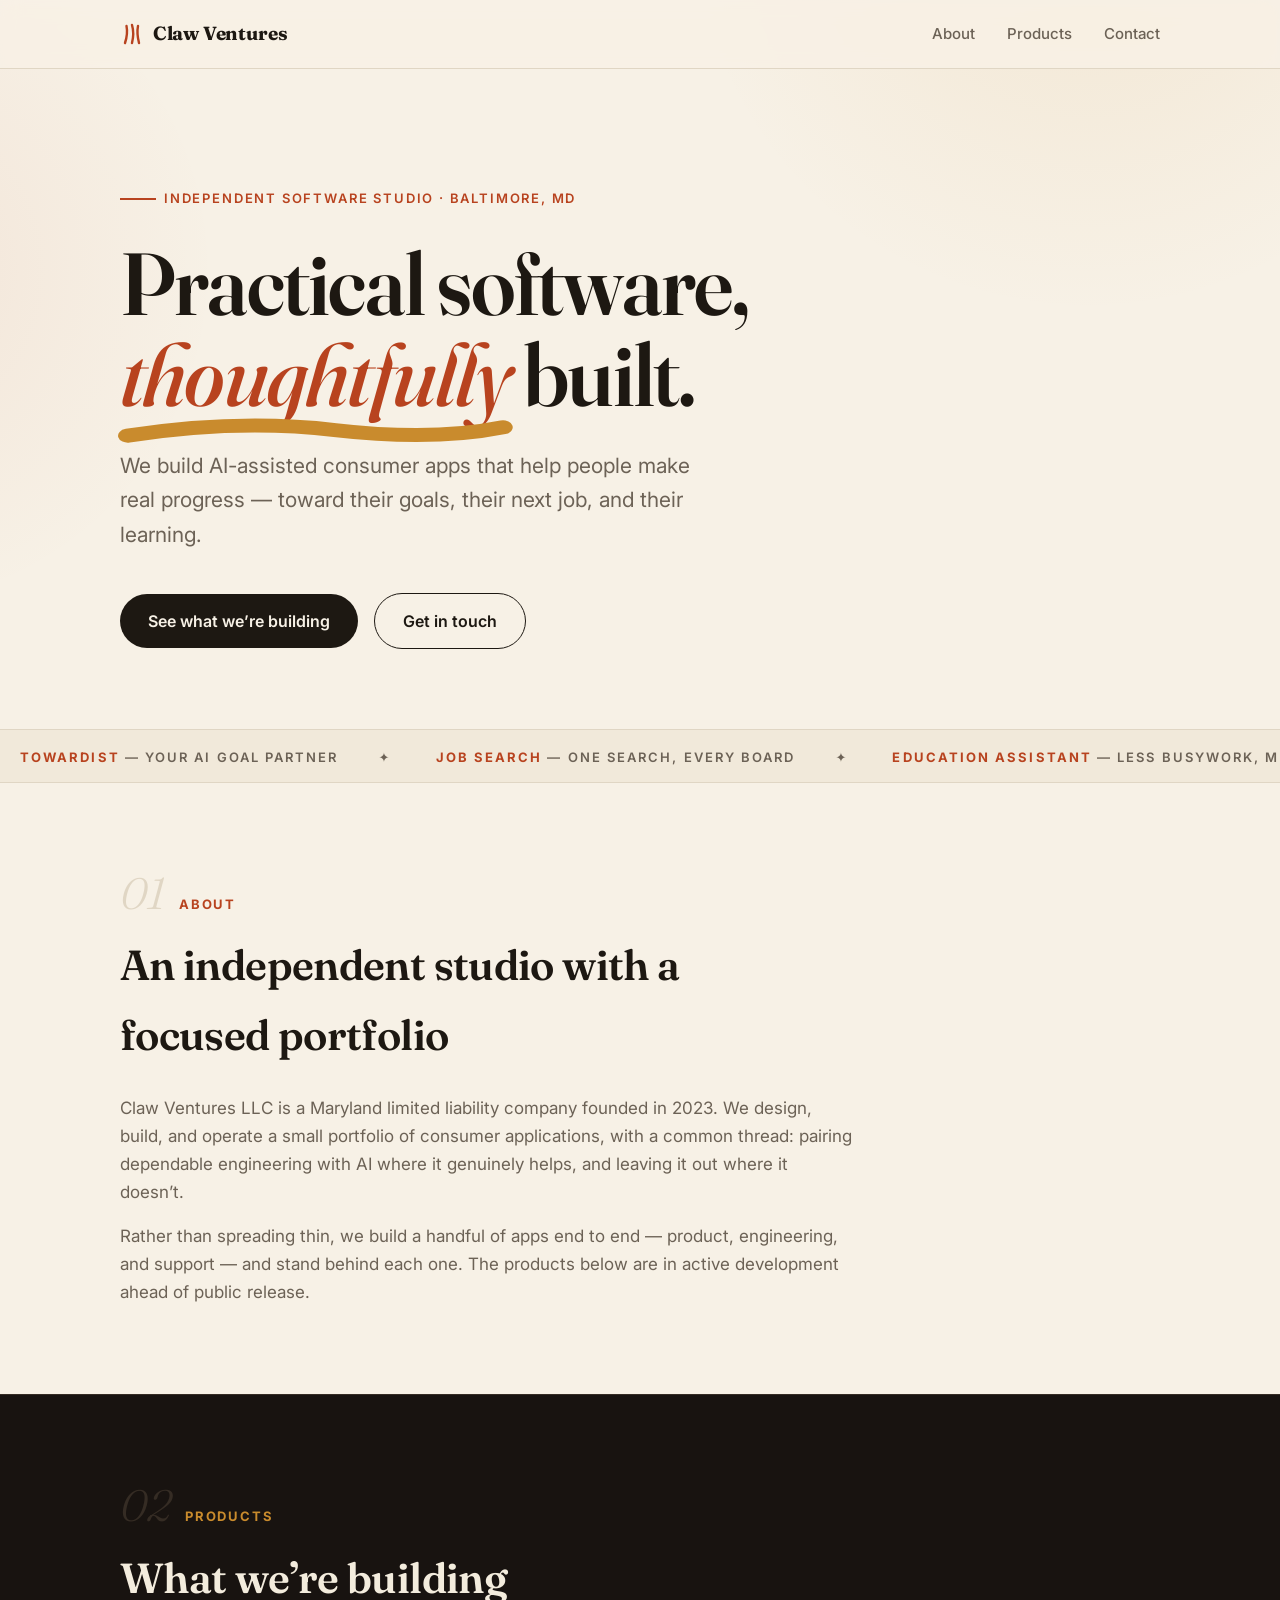
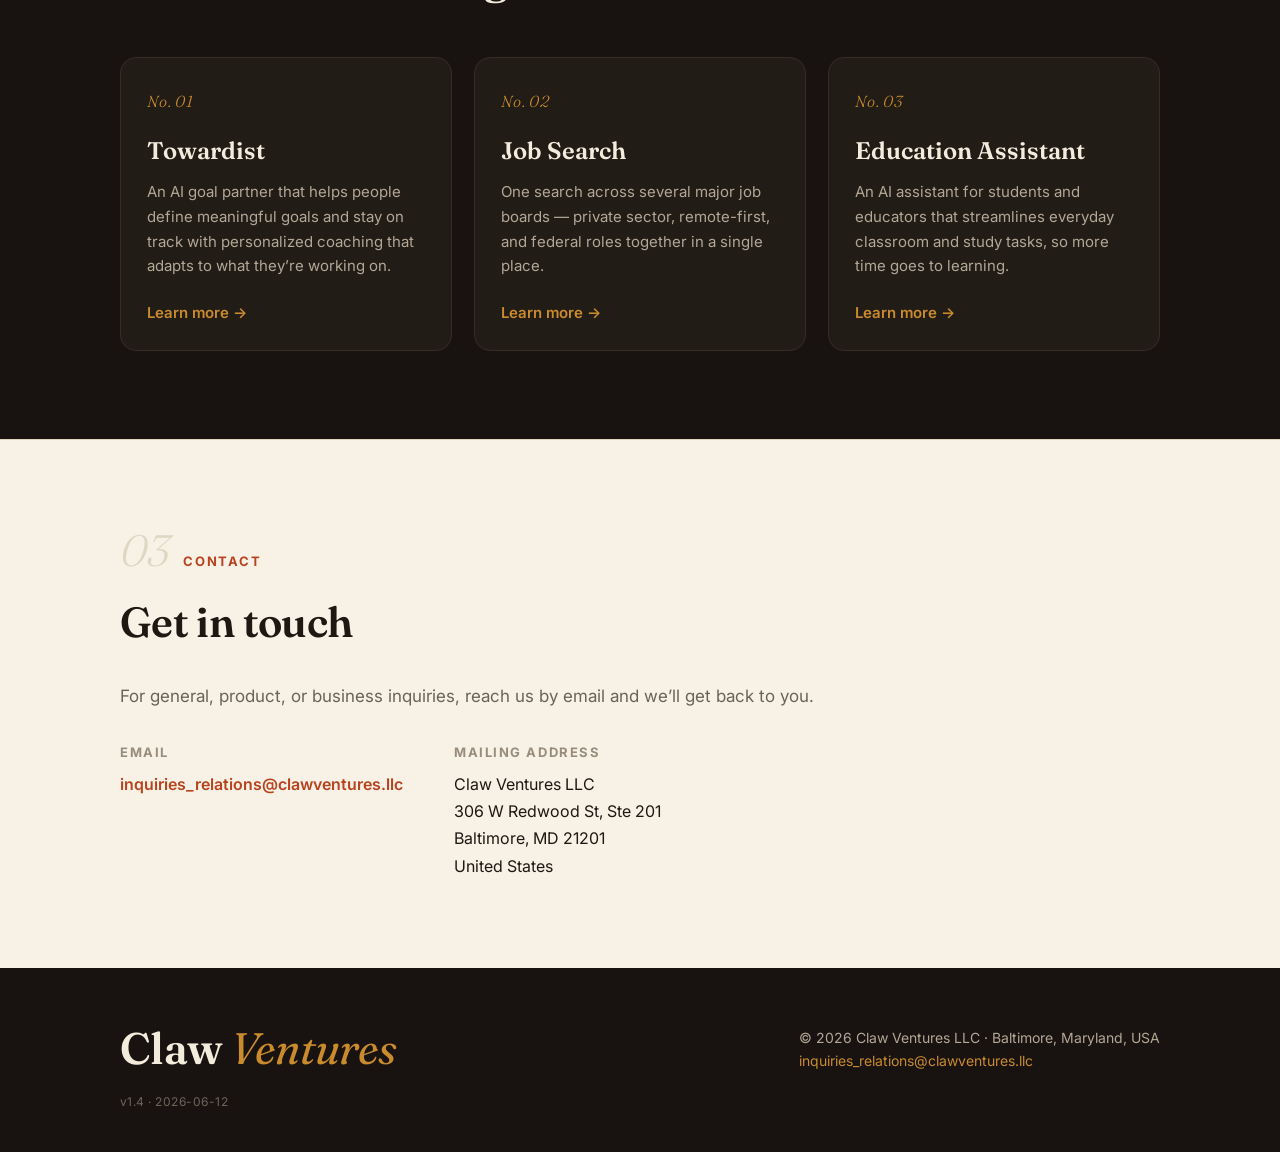
<file: index.html>
<!DOCTYPE html>
<html lang="en">
<head>
  <meta charset="UTF-8" />
  <meta name="viewport" content="width=device-width, initial-scale=1.0" />
  <title>Claw Ventures LLC — Independent Software Studio</title>
  <meta name="description" content="Claw Ventures LLC is an independent software studio in Baltimore, Maryland, building practical AI-assisted consumer apps including Towardist, a unified job search, and an AI education assistant." />
  <meta property="og:title" content="Claw Ventures LLC" />
  <meta property="og:description" content="An independent Maryland software studio building practical, AI-assisted consumer apps." />
  <meta property="og:type" content="website" />
  <meta property="og:url" content="https://clawventures.llc" />
  <link rel="canonical" href="https://clawventures.llc" />
  <link rel="preconnect" href="https://fonts.googleapis.com" />
  <link rel="preconnect" href="https://fonts.gstatic.com" crossorigin />
  <link href="https://fonts.googleapis.com/css2?family=Fraunces:ital,opsz,wght@0,9..144,300..700;1,9..144,300..700&family=Inter:wght@400;500;600;700&display=swap" rel="stylesheet" />
  <link rel="stylesheet" href="style.css?v=1.4" />
</head>
<body>
  <header>
    <div class="wrap">
      <nav>
        <a class="brand" href="index.html">
          <svg class="mark" viewBox="0 0 24 24" aria-hidden="true">
            <g fill="none" stroke="#b8431f" stroke-width="2.4" stroke-linecap="round">
              <path d="M5 21 C7 15, 7.5 9, 6.5 4" />
              <path d="M12 21 C13.5 15, 13.5 8, 12 3" />
              <path d="M19 21 C17.5 15, 17 9, 18 4" />
            </g>
          </svg>
          Claw Ventures
        </a>
        <div class="nav-links">
          <a href="#about">About</a>
          <a href="#products">Products</a>
          <a href="#contact">Contact</a>
        </div>
      </nav>
    </div>
  </header>

  <main id="top">
    <div class="wrap">
      <section class="hero">
        <span class="kicker">Independent software studio &middot; Baltimore, MD</span>
        <h1>Practical software, <em>thoughtfully<svg viewBox="0 0 100 10" preserveAspectRatio="none" aria-hidden="true"><path pathLength="1" d="M2,7 Q30,1 55,5 T98,4" /></svg></em> built.</h1>
        <p class="sub">We build AI-assisted consumer apps that help people make real progress &mdash; toward their goals, their next job, and their learning.</p>
        <a class="btn" href="#products">See what we&rsquo;re building</a>
        <a class="btn ghost" href="#contact">Get in touch</a>
      </section>
    </div>

    <div class="ticker" aria-hidden="true">
      <div class="ticker-track">
        <span><b>Towardist</b> &mdash; your AI goal partner</span><span>&#10022;</span>
        <span><b>Job Search</b> &mdash; one search, every board</span><span>&#10022;</span>
        <span><b>Education Assistant</b> &mdash; less busywork, more learning</span><span>&#10022;</span>
        <span><b>Towardist</b> &mdash; your AI goal partner</span><span>&#10022;</span>
        <span><b>Job Search</b> &mdash; one search, every board</span><span>&#10022;</span>
        <span><b>Education Assistant</b> &mdash; less busywork, more learning</span><span>&#10022;</span>
      </div>
    </div>

    <section id="about">
      <div class="wrap">
        <p class="eyebrow reveal"><span class="num">01</span> About</p>
        <h2 class="reveal">An independent studio with a focused portfolio</h2>
        <p class="lead reveal d1">Claw Ventures LLC is a Maryland limited liability company founded in 2023. We design, build, and operate a small portfolio of consumer applications, with a common thread: pairing dependable engineering with AI where it genuinely helps, and leaving it out where it doesn&rsquo;t.</p>
        <p class="lead reveal d2">Rather than spreading thin, we build a handful of apps end to end &mdash; product, engineering, and support &mdash; and stand behind each one. The products below are in active development ahead of public release.</p>
      </div>
    </section>

    <section id="products" class="band">
      <div class="wrap">
        <p class="eyebrow reveal"><span class="num">02</span> Products</p>
        <h2 class="reveal">What we&rsquo;re building</h2>
        <div class="cards">
          <a class="card reveal d1" href="towardist.html">
            <span class="index">No. 01</span>
            <h3>Towardist</h3>
            <p>An AI goal partner that helps people define meaningful goals and stay on track with personalized coaching that adapts to what they&rsquo;re working on.</p>
            <span class="card-link">Learn more <span class="arrow">&rarr;</span></span>
          </a>
          <a class="card reveal d2" href="job-search.html">
            <span class="index">No. 02</span>
            <h3>Job Search</h3>
            <p>One search across several major job boards &mdash; private sector, remote-first, and federal roles together in a single place.</p>
            <span class="card-link">Learn more <span class="arrow">&rarr;</span></span>
          </a>
          <a class="card reveal d3" href="education-assistant.html">
            <span class="index">No. 03</span>
            <h3>Education Assistant</h3>
            <p>An AI assistant for students and educators that streamlines everyday classroom and study tasks, so more time goes to learning.</p>
            <span class="card-link">Learn more <span class="arrow">&rarr;</span></span>
          </a>
        </div>
      </div>
    </section>

    <section id="contact">
      <div class="wrap">
        <p class="eyebrow reveal"><span class="num">03</span> Contact</p>
        <h2 class="reveal">Get in touch</h2>
        <p class="lead reveal d1">For general, product, or business inquiries, reach us by email and we&rsquo;ll get back to you.</p>
        <div class="contact-grid reveal d2">
          <div>
            <h3>Email</h3>
            <p><a href="mailto:inquiries_relations@clawventures.llc">inquiries_relations@clawventures.llc</a></p>
          </div>
          <div>
            <h3>Mailing address</h3>
            <address>
              Claw Ventures LLC<br />
              306 W Redwood St, Ste 201<br />
              Baltimore, MD 21201<br />
              United States
            </address>
          </div>
        </div>
      </div>
    </section>
  </main>

  <footer>
    <div class="wrap">
      <div class="foot-grid">
        <div class="wordmark">Claw <em>Ventures</em></div>
        <p>&copy; 2026 Claw Ventures LLC &middot; Baltimore, Maryland, USA<br /><a href="mailto:inquiries_relations@clawventures.llc">inquiries_relations@clawventures.llc</a></p>
      </div>
      <p class="ver">v1.4 &middot; 2026-06-12</p>
    </div>
  </footer>

  <script src="script.js"></script>
</body>
</html>
</file>
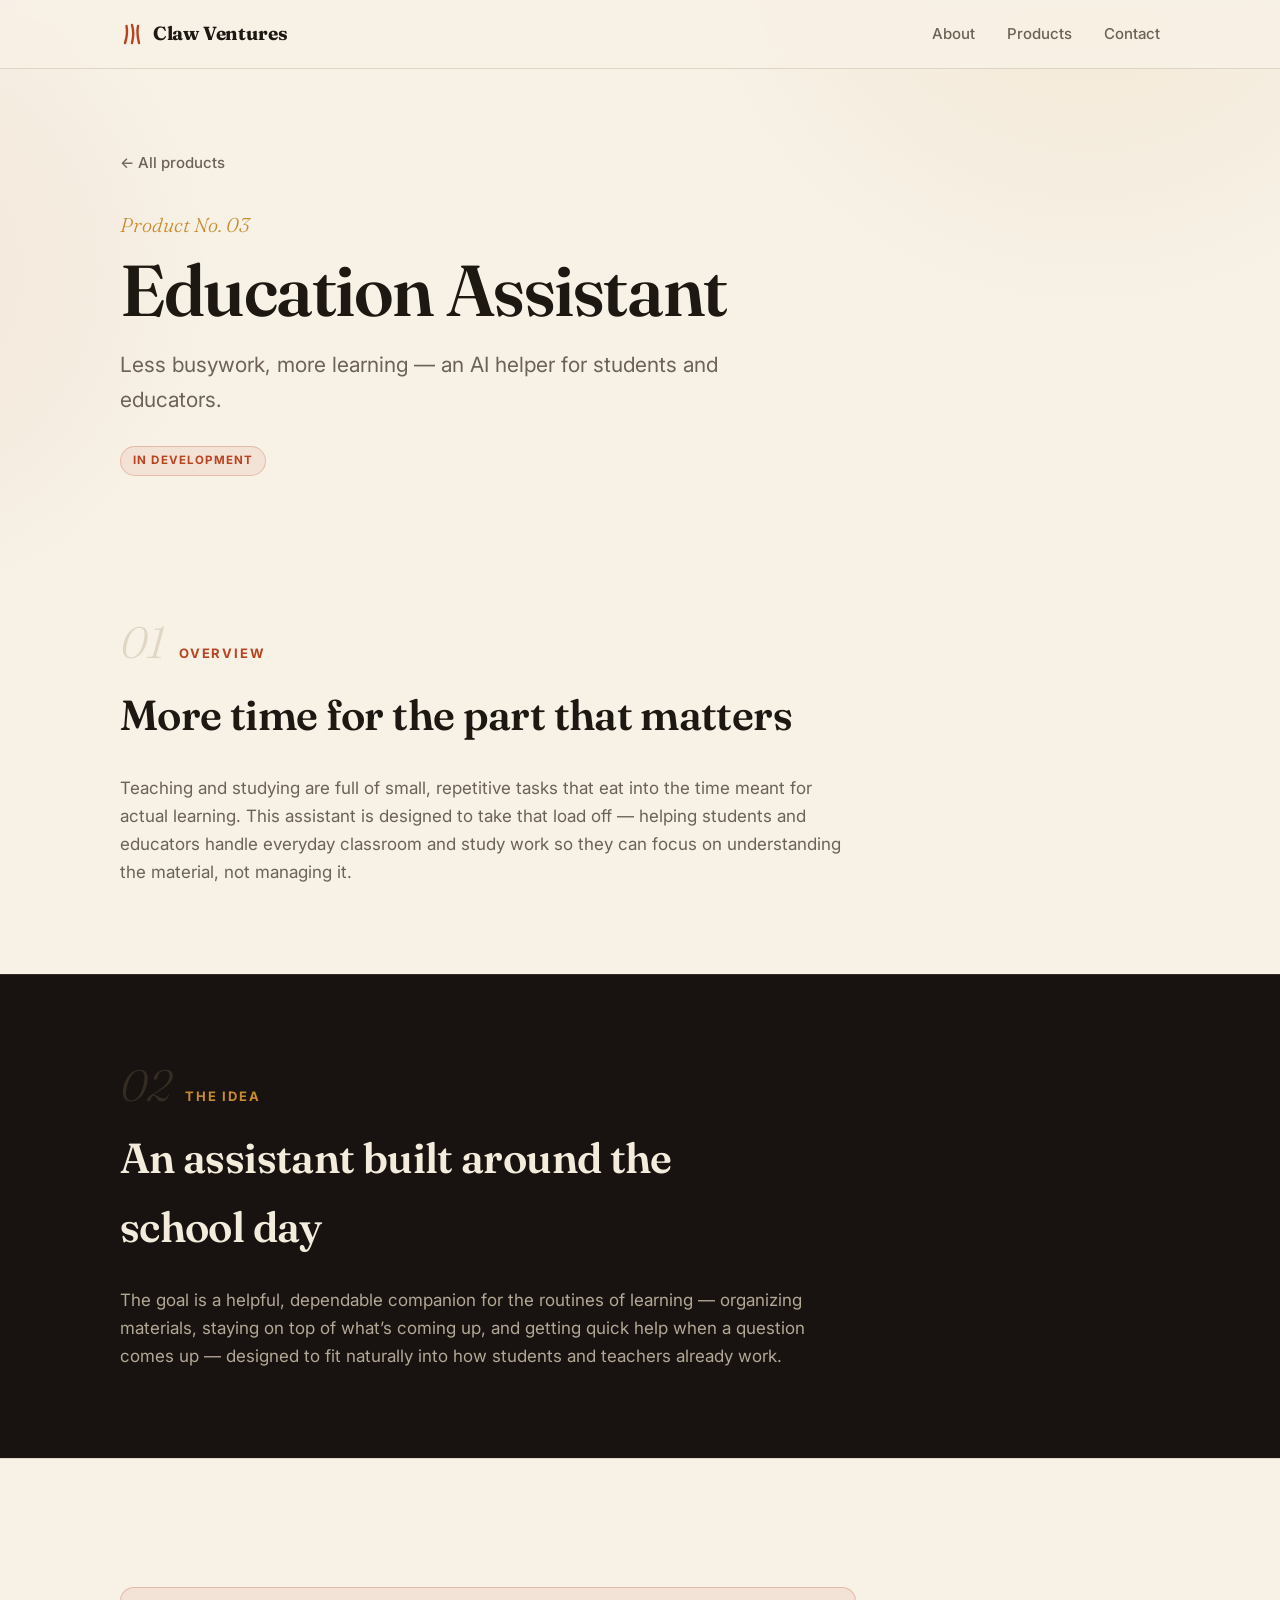
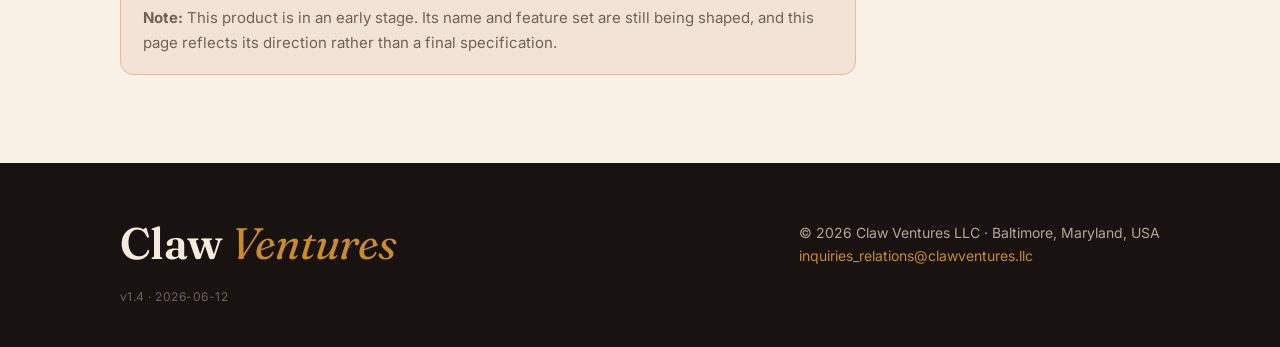
<file: education-assistant.html>
<!DOCTYPE html>
<html lang="en">
<head>
  <meta charset="UTF-8" />
  <meta name="viewport" content="width=device-width, initial-scale=1.0" />
  <title>Education Assistant — Claw Ventures LLC</title>
  <meta name="description" content="An AI assistant for students and educators that streamlines everyday classroom and study tasks. A Claw Ventures product, in development." />
  <link rel="canonical" href="https://clawventures.llc/education-assistant.html" />
  <link rel="preconnect" href="https://fonts.googleapis.com" />
  <link rel="preconnect" href="https://fonts.gstatic.com" crossorigin />
  <link href="https://fonts.googleapis.com/css2?family=Fraunces:ital,opsz,wght@0,9..144,300..700;1,9..144,300..700&family=Inter:wght@400;500;600;700&display=swap" rel="stylesheet" />
  <link rel="stylesheet" href="style.css?v=1.4" />
</head>
<body>
  <header>
    <div class="wrap">
      <nav>
        <a class="brand" href="index.html">
          <svg class="mark" viewBox="0 0 24 24" aria-hidden="true">
            <g fill="none" stroke="#b8431f" stroke-width="2.4" stroke-linecap="round">
              <path d="M5 21 C7 15, 7.5 9, 6.5 4" />
              <path d="M12 21 C13.5 15, 13.5 8, 12 3" />
              <path d="M19 21 C17.5 15, 17 9, 18 4" />
            </g>
          </svg>
          Claw Ventures
        </a>
        <div class="nav-links">
          <a href="index.html#about">About</a>
          <a href="index.html#products">Products</a>
          <a href="index.html#contact">Contact</a>
        </div>
      </nav>
    </div>
  </header>

  <main>
    <div class="wrap">
      <section class="project-hero">
        <a class="back-link" href="index.html#products">&larr; All products</a>
        <span class="project-num">Product No. 03</span>
        <h1>Education Assistant</h1>
        <p class="tagline">Less busywork, more learning &mdash; an AI helper for students and educators.</p>
        <div class="meta-row">
          <span class="badge">In development</span>
        </div>
      </section>
    </div>

    <section>
      <div class="wrap">
        <p class="eyebrow reveal"><span class="num">01</span> Overview</p>
        <h2 class="reveal">More time for the part that matters</h2>
        <p class="lead reveal d1">Teaching and studying are full of small, repetitive tasks that eat into the time meant for actual learning. This assistant is designed to take that load off &mdash; helping students and educators handle everyday classroom and study work so they can focus on understanding the material, not managing it.</p>
      </div>
    </section>

    <section class="band">
      <div class="wrap">
        <p class="eyebrow reveal"><span class="num">02</span> The idea</p>
        <h2 class="reveal">An assistant built around the school day</h2>
        <p class="lead reveal d1">The goal is a helpful, dependable companion for the routines of learning &mdash; organizing materials, staying on top of what&rsquo;s coming up, and getting quick help when a question comes up &mdash; designed to fit naturally into how students and teachers already work.</p>
      </div>
    </section>

    <section>
      <div class="wrap">
        <p class="note reveal"><strong>Note:</strong> This product is in an early stage. Its name and feature set are still being shaped, and this page reflects its direction rather than a final specification.</p>
      </div>
    </section>
  </main>

  <footer>
    <div class="wrap">
      <div class="foot-grid">
        <div class="wordmark">Claw <em>Ventures</em></div>
        <p>&copy; 2026 Claw Ventures LLC &middot; Baltimore, Maryland, USA<br /><a href="mailto:inquiries_relations@clawventures.llc">inquiries_relations@clawventures.llc</a></p>
      </div>
      <p class="ver">v1.4 &middot; 2026-06-12</p>
    </div>
  </footer>

  <script src="script.js"></script>
</body>
</html>
</file>
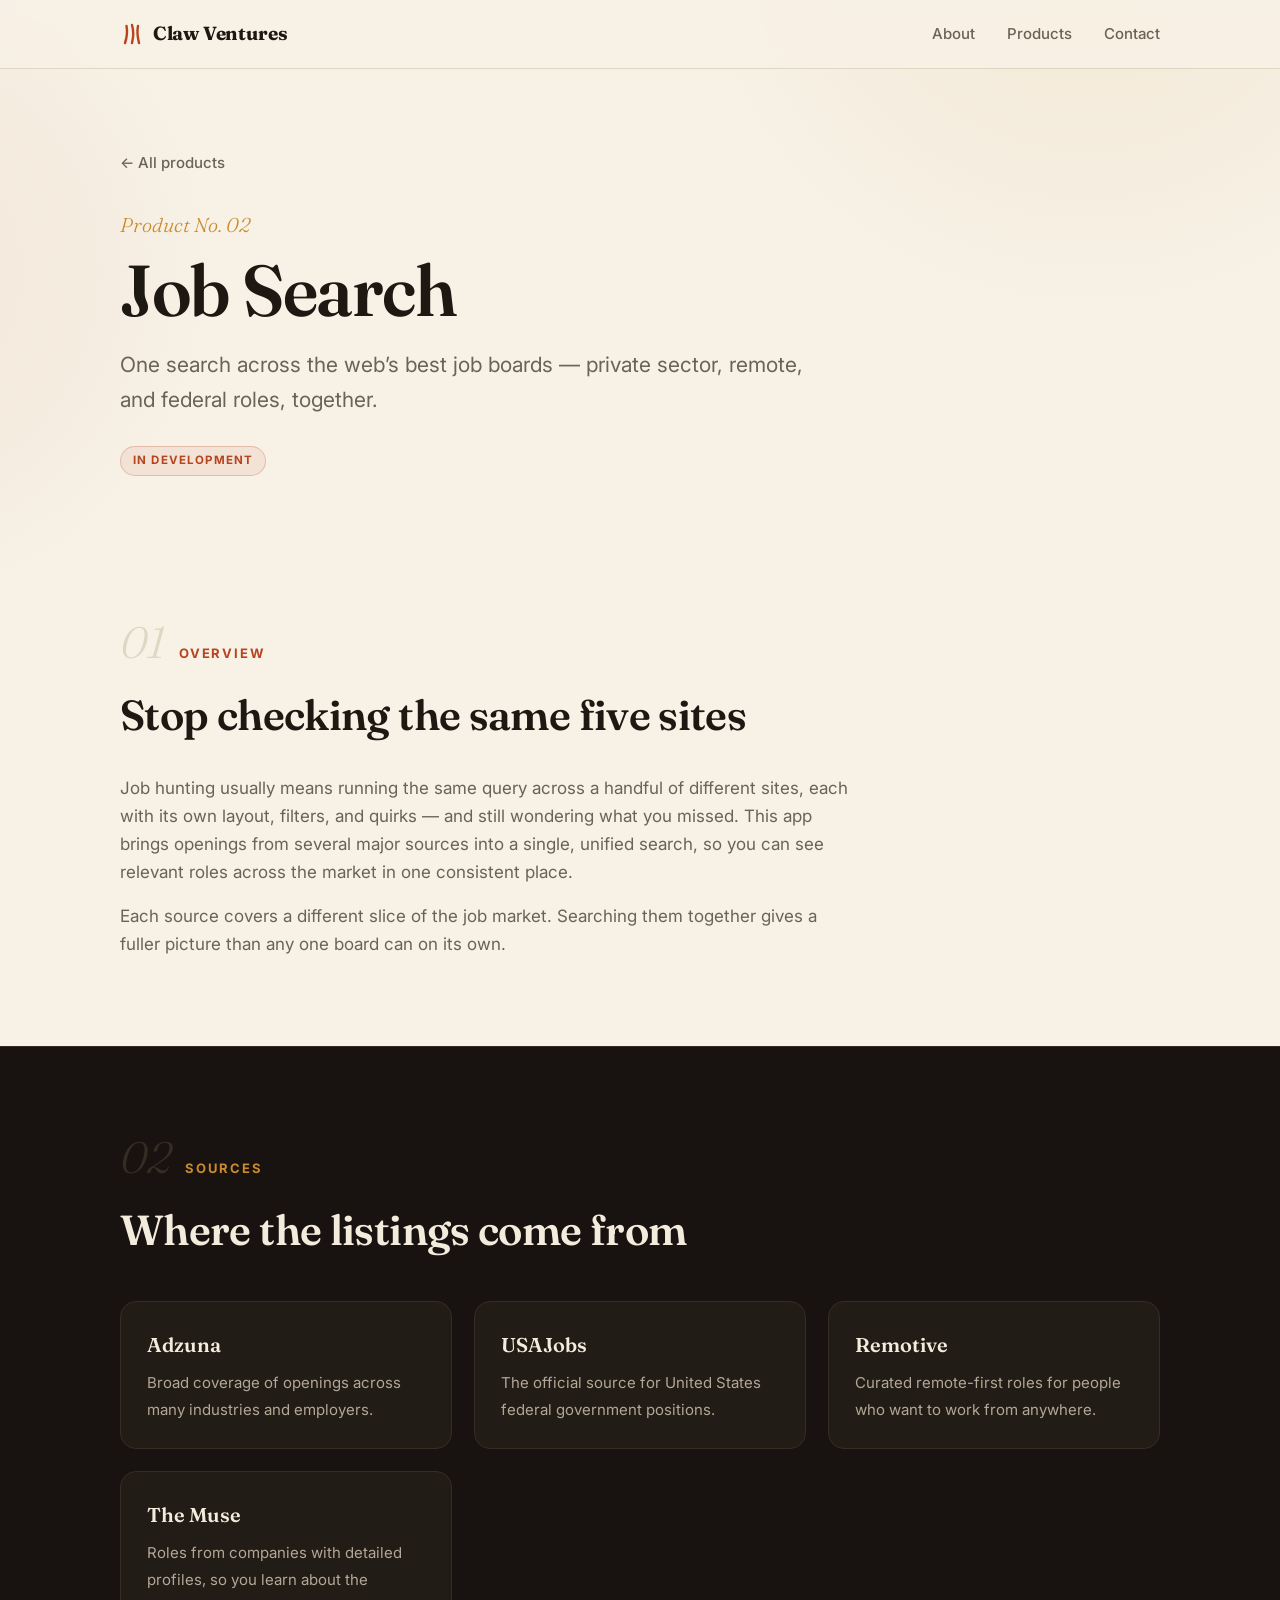
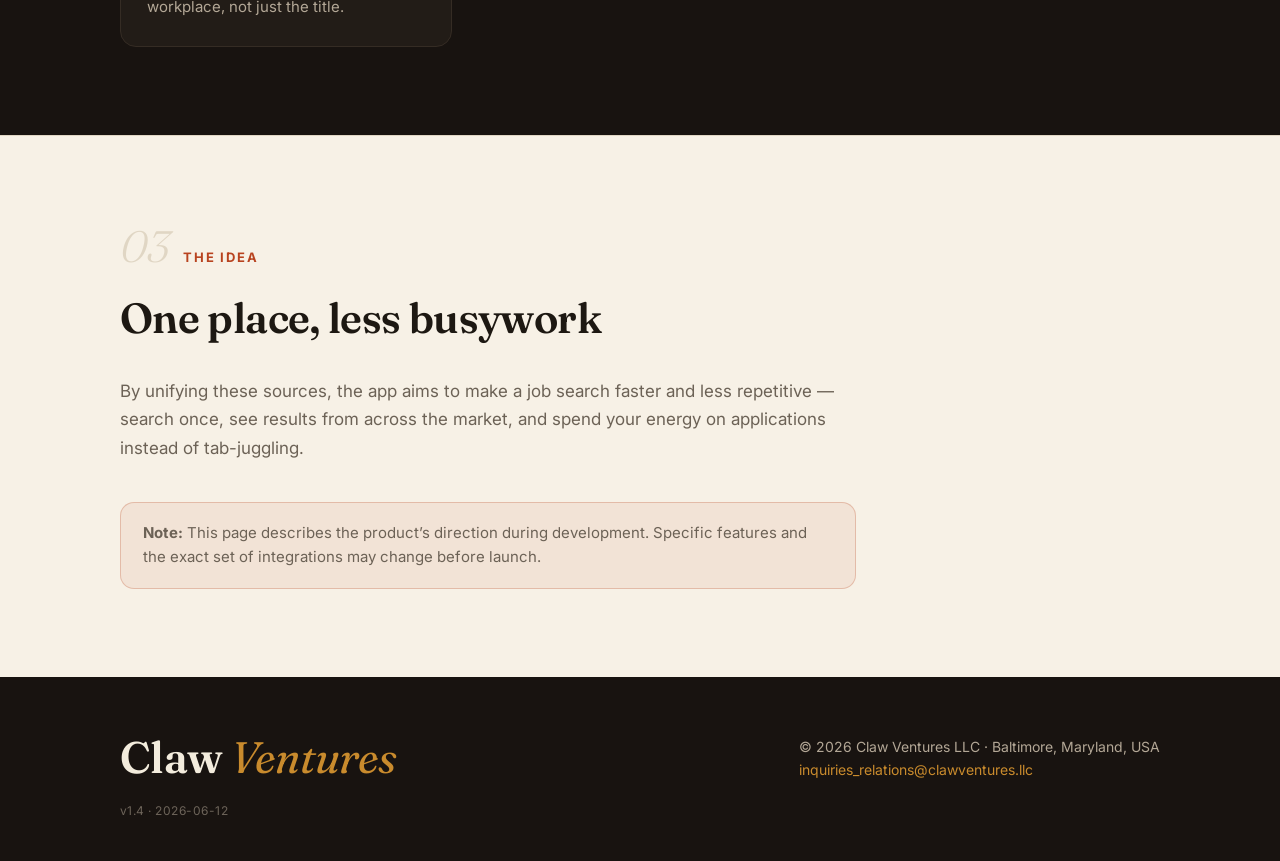
<file: job-search.html>
<!DOCTYPE html>
<html lang="en">
<head>
  <meta charset="UTF-8" />
  <meta name="viewport" content="width=device-width, initial-scale=1.0" />
  <title>Job Search — Claw Ventures LLC</title>
  <meta name="description" content="A unified job search that brings openings from Adzuna, USAJobs, Remotive, and The Muse into one place. A Claw Ventures product, in development." />
  <link rel="canonical" href="https://clawventures.llc/job-search.html" />
  <link rel="preconnect" href="https://fonts.googleapis.com" />
  <link rel="preconnect" href="https://fonts.gstatic.com" crossorigin />
  <link href="https://fonts.googleapis.com/css2?family=Fraunces:ital,opsz,wght@0,9..144,300..700;1,9..144,300..700&family=Inter:wght@400;500;600;700&display=swap" rel="stylesheet" />
  <link rel="stylesheet" href="style.css?v=1.4" />
</head>
<body>
  <header>
    <div class="wrap">
      <nav>
        <a class="brand" href="index.html">
          <svg class="mark" viewBox="0 0 24 24" aria-hidden="true">
            <g fill="none" stroke="#b8431f" stroke-width="2.4" stroke-linecap="round">
              <path d="M5 21 C7 15, 7.5 9, 6.5 4" />
              <path d="M12 21 C13.5 15, 13.5 8, 12 3" />
              <path d="M19 21 C17.5 15, 17 9, 18 4" />
            </g>
          </svg>
          Claw Ventures
        </a>
        <div class="nav-links">
          <a href="index.html#about">About</a>
          <a href="index.html#products">Products</a>
          <a href="index.html#contact">Contact</a>
        </div>
      </nav>
    </div>
  </header>

  <main>
    <div class="wrap">
      <section class="project-hero">
        <a class="back-link" href="index.html#products">&larr; All products</a>
        <span class="project-num">Product No. 02</span>
        <h1>Job Search</h1>
        <p class="tagline">One search across the web&rsquo;s best job boards &mdash; private sector, remote, and federal roles, together.</p>
        <div class="meta-row">
          <span class="badge">In development</span>
        </div>
      </section>
    </div>

    <section>
      <div class="wrap">
        <p class="eyebrow reveal"><span class="num">01</span> Overview</p>
        <h2 class="reveal">Stop checking the same five sites</h2>
        <p class="lead reveal d1">Job hunting usually means running the same query across a handful of different sites, each with its own layout, filters, and quirks &mdash; and still wondering what you missed. This app brings openings from several major sources into a single, unified search, so you can see relevant roles across the market in one consistent place.</p>
        <p class="lead reveal d2">Each source covers a different slice of the job market. Searching them together gives a fuller picture than any one board can on its own.</p>
      </div>
    </section>

    <section class="band">
      <div class="wrap">
        <p class="eyebrow reveal"><span class="num">02</span> Sources</p>
        <h2 class="reveal">Where the listings come from</h2>
        <ul class="feature-list">
          <li class="reveal d1">
            <strong>Adzuna</strong>
            <span>Broad coverage of openings across many industries and employers.</span>
          </li>
          <li class="reveal d2">
            <strong>USAJobs</strong>
            <span>The official source for United States federal government positions.</span>
          </li>
          <li class="reveal d3">
            <strong>Remotive</strong>
            <span>Curated remote-first roles for people who want to work from anywhere.</span>
          </li>
          <li class="reveal d3">
            <strong>The Muse</strong>
            <span>Roles from companies with detailed profiles, so you learn about the workplace, not just the title.</span>
          </li>
        </ul>
      </div>
    </section>

    <section>
      <div class="wrap">
        <p class="eyebrow reveal"><span class="num">03</span> The idea</p>
        <h2 class="reveal">One place, less busywork</h2>
        <p class="lead reveal d1">By unifying these sources, the app aims to make a job search faster and less repetitive &mdash; search once, see results from across the market, and spend your energy on applications instead of tab-juggling.</p>
        <p class="note reveal d2"><strong>Note:</strong> This page describes the product&rsquo;s direction during development. Specific features and the exact set of integrations may change before launch.</p>
      </div>
    </section>
  </main>

  <footer>
    <div class="wrap">
      <div class="foot-grid">
        <div class="wordmark">Claw <em>Ventures</em></div>
        <p>&copy; 2026 Claw Ventures LLC &middot; Baltimore, Maryland, USA<br /><a href="mailto:inquiries_relations@clawventures.llc">inquiries_relations@clawventures.llc</a></p>
      </div>
      <p class="ver">v1.4 &middot; 2026-06-12</p>
    </div>
  </footer>

  <script src="script.js"></script>
</body>
</html>
</file>
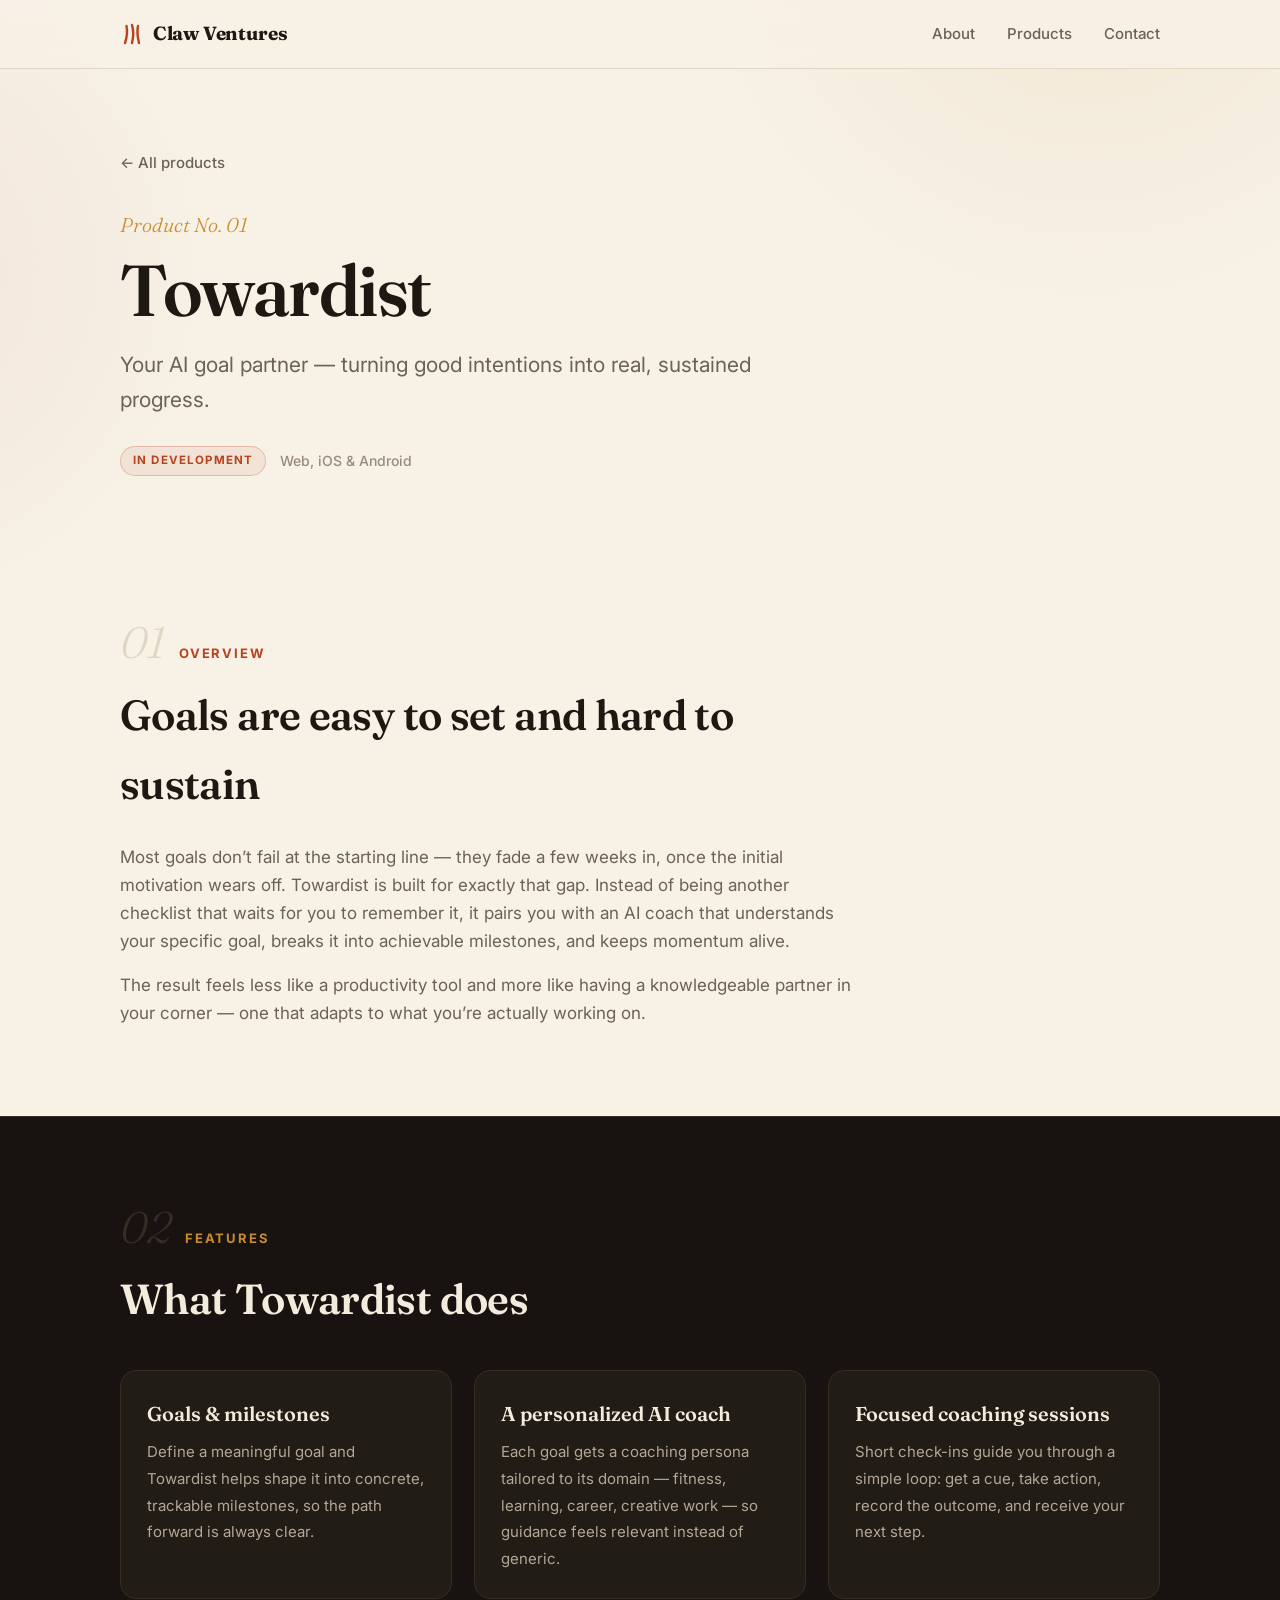
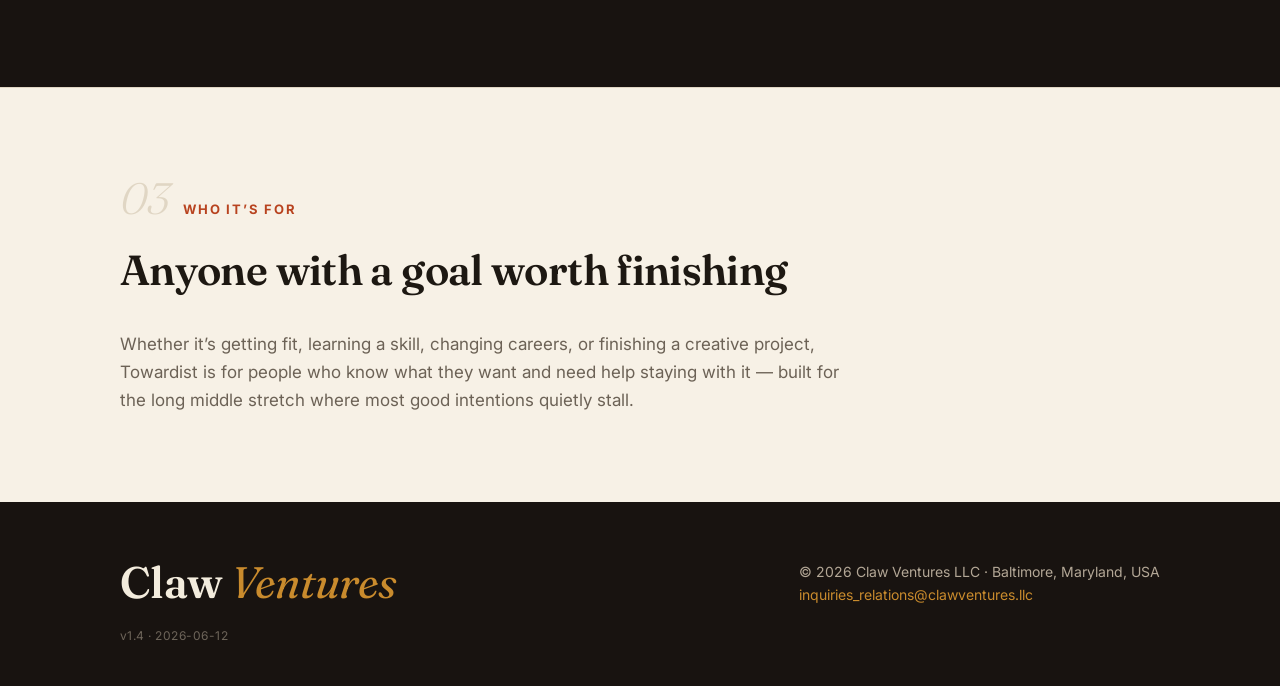
<file: towardist.html>
<!DOCTYPE html>
<html lang="en">
<head>
  <meta charset="UTF-8" />
  <meta name="viewport" content="width=device-width, initial-scale=1.0" />
  <title>Towardist — Claw Ventures LLC</title>
  <meta name="description" content="Towardist is an AI goal partner that turns intentions into clear goals and keeps you moving with personalized coaching. A Claw Ventures product." />
  <link rel="canonical" href="https://clawventures.llc/towardist.html" />
  <link rel="preconnect" href="https://fonts.googleapis.com" />
  <link rel="preconnect" href="https://fonts.gstatic.com" crossorigin />
  <link href="https://fonts.googleapis.com/css2?family=Fraunces:ital,opsz,wght@0,9..144,300..700;1,9..144,300..700&family=Inter:wght@400;500;600;700&display=swap" rel="stylesheet" />
  <link rel="stylesheet" href="style.css?v=1.4" />
</head>
<body>
  <header>
    <div class="wrap">
      <nav>
        <a class="brand" href="index.html">
          <svg class="mark" viewBox="0 0 24 24" aria-hidden="true">
            <g fill="none" stroke="#b8431f" stroke-width="2.4" stroke-linecap="round">
              <path d="M5 21 C7 15, 7.5 9, 6.5 4" />
              <path d="M12 21 C13.5 15, 13.5 8, 12 3" />
              <path d="M19 21 C17.5 15, 17 9, 18 4" />
            </g>
          </svg>
          Claw Ventures
        </a>
        <div class="nav-links">
          <a href="index.html#about">About</a>
          <a href="index.html#products">Products</a>
          <a href="index.html#contact">Contact</a>
        </div>
      </nav>
    </div>
  </header>

  <main>
    <div class="wrap">
      <section class="project-hero">
        <a class="back-link" href="index.html#products">&larr; All products</a>
        <span class="project-num">Product No. 01</span>
        <h1>Towardist</h1>
        <p class="tagline">Your AI goal partner &mdash; turning good intentions into real, sustained progress.</p>
        <div class="meta-row">
          <span class="badge">In development</span>
          <span class="label">Web, iOS &amp; Android</span>
        </div>
      </section>
    </div>

    <section>
      <div class="wrap">
        <p class="eyebrow reveal"><span class="num">01</span> Overview</p>
        <h2 class="reveal">Goals are easy to set and hard to sustain</h2>
        <p class="lead reveal d1">Most goals don&rsquo;t fail at the starting line &mdash; they fade a few weeks in, once the initial motivation wears off. Towardist is built for exactly that gap. Instead of being another checklist that waits for you to remember it, it pairs you with an AI coach that understands your specific goal, breaks it into achievable milestones, and keeps momentum alive.</p>
        <p class="lead reveal d2">The result feels less like a productivity tool and more like having a knowledgeable partner in your corner &mdash; one that adapts to what you&rsquo;re actually working on.</p>
      </div>
    </section>

    <section class="band">
      <div class="wrap">
        <p class="eyebrow reveal"><span class="num">02</span> Features</p>
        <h2 class="reveal">What Towardist does</h2>
        <ul class="feature-list">
          <li class="reveal d1">
            <strong>Goals &amp; milestones</strong>
            <span>Define a meaningful goal and Towardist helps shape it into concrete, trackable milestones, so the path forward is always clear.</span>
          </li>
          <li class="reveal d2">
            <strong>A personalized AI coach</strong>
            <span>Each goal gets a coaching persona tailored to its domain &mdash; fitness, learning, career, creative work &mdash; so guidance feels relevant instead of generic.</span>
          </li>
          <li class="reveal d3">
            <strong>Focused coaching sessions</strong>
            <span>Short check-ins guide you through a simple loop: get a cue, take action, record the outcome, and receive your next step.</span>
          </li>
        </ul>
      </div>
    </section>

    <section>
      <div class="wrap">
        <p class="eyebrow reveal"><span class="num">03</span> Who it&rsquo;s for</p>
        <h2 class="reveal">Anyone with a goal worth finishing</h2>
        <p class="lead reveal d1">Whether it&rsquo;s getting fit, learning a skill, changing careers, or finishing a creative project, Towardist is for people who know what they want and need help staying with it &mdash; built for the long middle stretch where most good intentions quietly stall.</p>
      </div>
    </section>
  </main>

  <footer>
    <div class="wrap">
      <div class="foot-grid">
        <div class="wordmark">Claw <em>Ventures</em></div>
        <p>&copy; 2026 Claw Ventures LLC &middot; Baltimore, Maryland, USA<br /><a href="mailto:inquiries_relations@clawventures.llc">inquiries_relations@clawventures.llc</a></p>
      </div>
      <p class="ver">v1.4 &middot; 2026-06-12</p>
    </div>
  </footer>

  <script src="script.js"></script>
</body>
</html>
</file>
<file: style.css>
/* ================================================================
   Claw Ventures LLC — site styles
   Editorial, warm, distinctive. Cream paper + ink + clay accent,
   with a dark contrast band for products.
   ================================================================ */

:root {
  color-scheme: light;
  --bg: #f7f1e6;            /* warm cream paper */
  --bg-soft: #f1e9da;       /* slightly deeper cream */
  --card: #fffdf7;
  --ink: #1d1812;           /* warm near-black */
  --muted: #6c6256;
  --faint: #988c7c;
  --line: #e0d6c4;
  --clay: #b8431f;          /* primary accent */
  --clay-deep: #8e3115;
  --clay-soft: rgba(184, 67, 31, 0.08);
  --clay-border: rgba(184, 67, 31, 0.25);
  --gold: #c98b2d;

  --dark: #181310;          /* dark band */
  --dark-card: #221c17;
  --dark-line: #352c24;
  --cream-on-dark: #f3ecdd;
  --muted-on-dark: #b3a796;

  --serif: "Fraunces", Georgia, "Iowan Old Style", serif;
  --sans: "Inter", system-ui, -apple-system, "Segoe UI", Roboto, sans-serif;
  --max: 68rem;
}

* { margin: 0; padding: 0; box-sizing: border-box; }
html {
  scroll-behavior: smooth;
  /* Prevent WebView-based browsers (DuckDuckGo, Samsung Internet) from
     auto-inflating text, which overflowed the nav on Android. */
  -webkit-text-size-adjust: 100%;
  text-size-adjust: 100%;
  /* Belt-and-braces: never allow horizontal pan even if something overflows. */
  overflow-x: clip;
}

body {
  font-family: var(--sans);
  background: var(--bg);
  color: var(--ink);
  line-height: 1.65;
  -webkit-font-smoothing: antialiased;
  overflow-x: hidden;
}

/* Soft radial washes behind everything — gives the paper depth */
body::before {
  content: "";
  position: fixed;
  inset: 0;
  z-index: -1;
  background:
    radial-gradient(42rem 42rem at 85% -10%, rgba(201, 139, 45, 0.10), transparent 60%),
    radial-gradient(36rem 36rem at -10% 30%, rgba(184, 67, 31, 0.07), transparent 60%),
    var(--bg);
}

::selection { background: var(--clay); color: var(--cream-on-dark); }

a { color: var(--clay); text-decoration: none; }
a:hover { color: var(--clay-deep); }

h1, h2, h3, .brand { font-family: var(--serif); }

.wrap { max-width: var(--max); margin: 0 auto; padding: 0 1.5rem; }

/* ---------- Header ---------- */
header {
  position: sticky; top: 0; z-index: 50;
  background: rgba(247, 241, 230, 0.88);
  backdrop-filter: saturate(160%) blur(10px);
  border-bottom: 1px solid var(--line);
}
nav {
  display: flex; align-items: center; justify-content: space-between;
  flex-wrap: wrap; column-gap: 1rem; row-gap: 0.125rem;
  min-height: 4.25rem; padding: 0.625rem 0;
}
.brand {
  display: flex; align-items: center; gap: 0.55rem;
  font-weight: 700; font-size: 1.1875rem; letter-spacing: -0.01em; color: var(--ink);
  white-space: nowrap; flex: none;
}
.brand:hover { text-decoration: none; color: var(--ink); }
.brand .mark { width: 1.5rem; height: 1.5rem; flex: none; }
.nav-links { display: flex; flex-wrap: wrap; justify-content: flex-end; gap: 2rem; }
.nav-links a {
  position: relative; color: var(--muted); font-size: 0.9375rem; font-weight: 500;
  padding: 0.25rem 0;
}
.nav-links a::after {
  content: ""; position: absolute; left: 0; bottom: 0;
  width: 100%; height: 2px; background: var(--clay);
  transform: scaleX(0); transform-origin: right;
  transition: transform 0.25s ease;
}
.nav-links a:hover { color: var(--ink); }
.nav-links a:hover::after { transform: scaleX(1); transform-origin: left; }
.nav-links a { white-space: nowrap; }
@media (max-width: 36rem) {
  .wrap { padding: 0 1rem; }
  .btn.ghost { margin-left: 0; margin-top: 0.75rem; }
  nav { min-height: 3.5rem; padding: 0.5rem 0; }
  .brand { font-size: 1rem; gap: 0.4rem; }
  .brand .mark { width: 1.125rem; height: 1.125rem; }
  .nav-links { gap: 0.875rem; }
  .nav-links a { font-size: 0.84375rem; }
}
@media (max-width: 22.5rem) {
  .brand { font-size: 0.9375rem; }
  .nav-links { gap: 0.625rem; }
  .nav-links a { font-size: 0.8125rem; }
}

/* ---------- Hero ---------- */
.hero { padding: 7rem 0 5rem; text-align: left; position: relative; }
.hero .kicker {
  display: inline-flex; align-items: center; gap: 0.5rem;
  font-size: 0.8125rem; font-weight: 600; letter-spacing: 0.14em; text-transform: uppercase;
  color: var(--clay); margin-bottom: 1.75rem;
}
.hero .kicker::before {
  content: ""; width: 2.25rem; height: 2px; background: var(--clay); display: inline-block;
}
.hero h1 {
  font-size: clamp(2.75rem, 8.5vw, 5.5rem);
  font-weight: 600; letter-spacing: -0.02em; line-height: 1.04;
  margin-bottom: 1.75rem; max-width: 56rem;
}
.hero h1 em {
  font-style: italic; font-weight: 500; color: var(--clay);
  position: relative; white-space: nowrap;
}
.hero h1 em svg {
  position: absolute; left: 0; bottom: -0.18em; width: 100%; height: 0.32em;
  overflow: visible;
}
.hero h1 em svg path {
  fill: none; stroke: var(--gold); stroke-width: 5; stroke-linecap: round;
  stroke-dasharray: 1; stroke-dashoffset: 1;
  animation: draw 1.1s 0.5s ease forwards;
}
@keyframes draw { to { stroke-dashoffset: 0; } }
.hero p.sub {
  font-size: clamp(1.0625rem, 2.4vw, 1.3125rem);
  color: var(--muted); max-width: 38rem; margin-bottom: 2.5rem;
}
.btn {
  display: inline-block; font-weight: 600; font-size: 1rem;
  background: var(--ink); color: var(--bg);
  padding: 0.875rem 1.75rem; border-radius: 999px;
  transition: transform 0.2s ease, background 0.2s ease, box-shadow 0.2s ease;
}
.btn:hover {
  background: var(--clay); color: var(--cream-on-dark);
  transform: translateY(-2px); box-shadow: 0 10px 24px rgba(184, 67, 31, 0.28);
  text-decoration: none;
}
.btn.ghost {
  background: transparent; color: var(--ink); border: 1.5px solid var(--ink);
  margin-left: 0.75rem;
}
.btn.ghost:hover { background: var(--ink); color: var(--bg); box-shadow: none; }

/* ---------- Ticker ---------- */
.ticker {
  border-top: 1px solid var(--line); border-bottom: 1px solid var(--line);
  background: var(--bg-soft);
  overflow: hidden; white-space: nowrap; padding: 0.8rem 0;
}
.ticker-track { display: inline-block; animation: ticker 38s linear infinite; }
.ticker:hover .ticker-track { animation-play-state: paused; }
.ticker span {
  font-size: 0.8125rem; font-weight: 600; letter-spacing: 0.16em; text-transform: uppercase;
  color: var(--muted); padding: 0 1.25rem;
}
.ticker span b { color: var(--clay); font-weight: 700; }
@keyframes ticker { from { transform: translateX(0); } to { transform: translateX(-50%); } }

/* ---------- Sections ---------- */
section { padding: 5.5rem 0; position: relative; }
section + section { border-top: 1px solid var(--line); }
.eyebrow {
  display: flex; align-items: baseline; gap: 0.875rem;
  font-size: 0.8125rem; font-weight: 700; letter-spacing: 0.14em; text-transform: uppercase;
  color: var(--clay); margin-bottom: 1rem;
}
.eyebrow .num {
  font-family: var(--serif); font-size: 2.75rem; font-weight: 300; font-style: italic;
  color: var(--line); letter-spacing: 0; line-height: 1;
}
h2 { font-size: clamp(1.75rem, 4.5vw, 2.625rem); font-weight: 600; letter-spacing: -0.015em; margin-bottom: 1.5rem; max-width: 42rem; }
.lead { color: var(--muted); max-width: 46rem; font-size: 1.0625rem; }
.lead + .lead { margin-top: 1rem; }

/* ---------- Dark band (products) ---------- */
.band {
  background: var(--dark); color: var(--cream-on-dark);
  border-top: 1px solid var(--dark-line) !important;
}
.band .eyebrow { color: var(--gold); }
.band .eyebrow .num { color: var(--dark-line); }
.band h2 { color: var(--cream-on-dark); }
.band .lead { color: var(--muted-on-dark); }

/* ---------- Product cards ---------- */
.cards { display: grid; grid-template-columns: repeat(auto-fit, minmax(16.5rem, 1fr)); gap: 1.375rem; margin-top: 2.75rem; }
.card {
  position: relative;
  background: var(--dark-card); border: 1px solid var(--dark-line);
  border-radius: 1rem; padding: 1.875rem 1.625rem 1.5rem;
  display: flex; flex-direction: column;
  transition: transform 0.28s ease, border-color 0.28s ease, box-shadow 0.28s ease;
  overflow: hidden;
}
.card::before {
  content: ""; position: absolute; top: 0; left: 0; right: 0; height: 3px;
  background: linear-gradient(90deg, var(--clay), var(--gold));
  transform: scaleX(0); transform-origin: left; transition: transform 0.35s ease;
}
.card:hover { transform: translateY(-6px); border-color: rgba(201, 139, 45, 0.45); box-shadow: 0 18px 40px rgba(0, 0, 0, 0.35); }
.card:hover::before { transform: scaleX(1); }
.card .index {
  font-family: var(--serif); font-style: italic; font-weight: 300;
  font-size: 1rem; color: var(--gold); margin-bottom: 1rem; letter-spacing: 0.05em;
}
.card h3 { font-size: 1.5rem; font-weight: 600; margin-bottom: 0.625rem; color: var(--cream-on-dark); }
.card p { color: var(--muted-on-dark); font-size: 0.9375rem; }
.card .card-link {
  margin-top: auto; padding-top: 1.375rem; font-size: 0.9375rem; font-weight: 600; color: var(--gold);
}
.card .card-link .arrow { display: inline-block; transition: transform 0.22s ease; }
.card:hover .card-link .arrow { transform: translateX(5px); }
.card .card-link:hover { color: var(--cream-on-dark); text-decoration: none; }

.badge {
  display: inline-block; font-size: 0.71875rem; font-weight: 700;
  text-transform: uppercase; letter-spacing: 0.1em; color: var(--clay);
  background: var(--clay-soft); border: 1px solid var(--clay-border);
  padding: 0.3rem 0.75rem; border-radius: 999px; font-family: var(--sans);
}
.band .badge, .dark-badge {
  color: var(--gold); background: rgba(201, 139, 45, 0.1); border-color: rgba(201, 139, 45, 0.35);
}

/* ---------- Project (detail) pages ---------- */
.back-link {
  display: inline-flex; align-items: center; gap: 0.4rem;
  margin-bottom: 2rem; font-size: 0.9375rem; font-weight: 500; color: var(--muted);
}
.back-link:hover { color: var(--clay); text-decoration: none; }
.project-hero { padding: 5rem 0 3.5rem; }
.project-hero .project-num {
  font-family: var(--serif); font-style: italic; font-weight: 300;
  font-size: 1.25rem; color: var(--gold); display: block; margin-bottom: 0.75rem;
}
.project-hero h1 {
  font-size: clamp(2.5rem, 7vw, 4.5rem); font-weight: 600;
  letter-spacing: -0.02em; line-height: 1.05; margin-bottom: 1.25rem;
}
.project-hero .tagline { font-size: clamp(1.0625rem, 2.5vw, 1.3125rem); color: var(--muted); max-width: 44rem; }
.meta-row { margin-top: 1.75rem; display: flex; flex-wrap: wrap; gap: 0.875rem; align-items: center; }
.meta-row .label { font-size: 0.875rem; color: var(--faint); font-weight: 500; }

.feature-list { list-style: none; display: grid; grid-template-columns: repeat(auto-fit, minmax(17rem, 1fr)); gap: 1.375rem; margin-top: 2.25rem; }
.feature-list li {
  background: var(--dark-card); border: 1px solid var(--dark-line);
  border-radius: 1rem; padding: 1.625rem;
  transition: transform 0.28s ease, border-color 0.28s ease;
}
.feature-list li:hover { transform: translateY(-4px); border-color: rgba(201, 139, 45, 0.45); }
.feature-list strong {
  font-family: var(--serif); display: block; font-size: 1.25rem; font-weight: 600;
  margin-bottom: 0.5rem; color: var(--cream-on-dark);
}
.feature-list span { color: var(--muted-on-dark); font-size: 0.9375rem; }

.source-list { list-style: none; margin-top: 2.25rem; display: grid; gap: 1.125rem; }
.source-list li {
  padding: 1.125rem 1.375rem; border-radius: 0.875rem;
  background: var(--card); border: 1px solid var(--line);
  border-left: 4px solid var(--clay);
  transition: transform 0.25s ease, box-shadow 0.25s ease;
}
.source-list li:hover { transform: translateX(6px); box-shadow: 0 8px 22px rgba(29, 24, 18, 0.08); }
.source-list strong { font-family: var(--serif); font-size: 1.125rem; color: var(--ink); }
.source-list span { color: var(--muted); }

.note {
  margin-top: 2.5rem; padding: 1.125rem 1.375rem; border-radius: 0.875rem;
  background: var(--clay-soft); border: 1px solid var(--clay-border);
  color: var(--muted); font-size: 0.9375rem; max-width: 46rem;
}

/* ---------- Contact ---------- */
.contact-grid { display: grid; grid-template-columns: repeat(auto-fit, minmax(14rem, 1fr)); gap: 1.75rem; margin-top: 2rem; max-width: 40rem; }
.contact-grid h3 {
  font-family: var(--sans); font-size: 0.8125rem; font-weight: 700; color: var(--faint);
  text-transform: uppercase; letter-spacing: 0.12em; margin-bottom: 0.5rem;
}
.contact-grid p, address { font-style: normal; color: var(--ink); line-height: 1.7; }
.contact-grid a { font-weight: 600; }

/* ---------- Footer ---------- */
footer { background: var(--dark); color: var(--muted-on-dark); padding: 3.5rem 0 2.5rem; }
footer .foot-grid { display: flex; flex-wrap: wrap; justify-content: space-between; align-items: flex-end; gap: 1.5rem; }
footer .wordmark {
  font-family: var(--serif); font-size: clamp(1.75rem, 5vw, 2.75rem); font-weight: 600;
  color: var(--cream-on-dark); letter-spacing: -0.015em; line-height: 1.1;
}
footer .wordmark em { font-style: italic; color: var(--gold); font-weight: 400; }
footer p { font-size: 0.875rem; }
footer a { color: var(--gold); }
footer a:hover { color: var(--cream-on-dark); }
footer .ver {
  margin-top: 1.25rem; font-size: 0.75rem; color: var(--muted-on-dark);
  opacity: 0.55; letter-spacing: 0.04em;
}

/* ---------- Reveal-on-scroll ---------- */
.reveal { opacity: 0; transform: translateY(26px); transition: opacity 0.7s ease, transform 0.7s ease; }
.reveal.visible { opacity: 1; transform: none; }
.reveal.d1 { transition-delay: 0.08s; }
.reveal.d2 { transition-delay: 0.16s; }
.reveal.d3 { transition-delay: 0.24s; }

@media (prefers-reduced-motion: reduce) {
  html { scroll-behavior: auto; }
  .reveal { opacity: 1; transform: none; transition: none; }
  .ticker-track { animation: none; }
  .hero h1 em svg path { animation: none; stroke-dashoffset: 0; }
  .card, .feature-list li, .source-list li, .btn { transition: none; }
}
</file>
